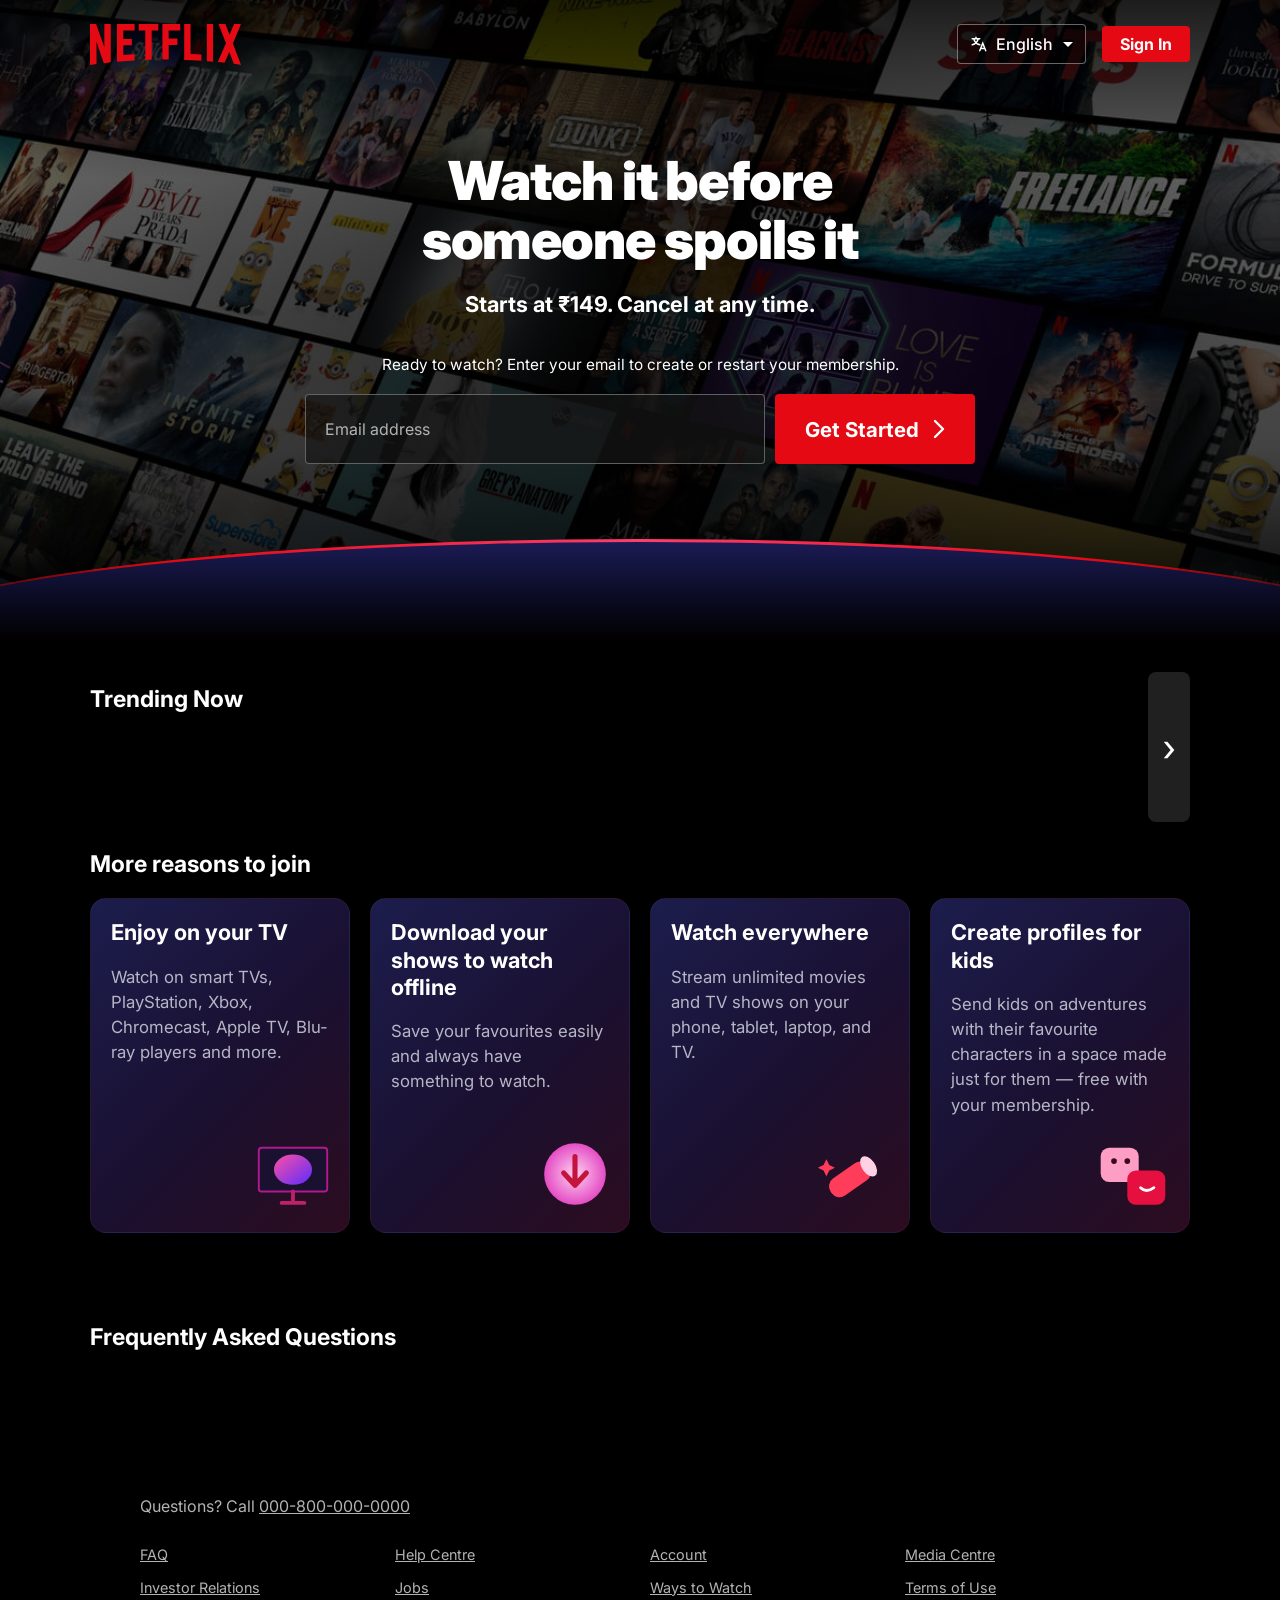
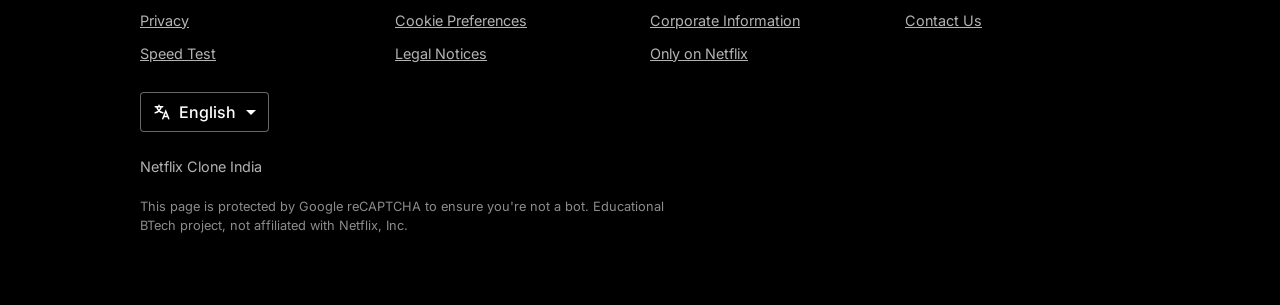
<file: claudenetflix/index.html>
<!DOCTYPE html>
<html lang="en">
<head>
<meta charset="UTF-8">
<meta name="viewport" content="width=device-width, initial-scale=1">
<title>Netflix Clone - Watch TV Shows Online, Watch Movies Online</title>
<link rel="preconnect" href="https://fonts.googleapis.com">
<link href="https://fonts.googleapis.com/css2?family=Bebas+Neue&family=Inter:wght@400;500;700;900&display=swap" rel="stylesheet">
<link rel="stylesheet" href="style.css">
</head>
<body>

<!-- HERO -->
<section class="hero">
  <div class="mosaic" id="mosaic" aria-hidden="true"></div>
  <header class="bar wrap">
    <a href="landing.html" class="logo"><img src="Logo.svg" alt="Netflix"></a>
    <div class="bar-right">
      <div class="lang">
        <svg width="18" height="18" viewBox="0 0 24 24" fill="none" stroke="#fff" stroke-width="2" stroke-linecap="round"><path d="M3 5h10M8 3v2M5 5c1 4 4 7 8 8M11 5c-1 4-4 7-8 8M13 21l4-10 4 10M14.5 18h5"/></svg>
        <select class="langSel" aria-label="Language"><option value="en">English</option><option value="hi">हिन्दी</option></select>
        <span class="caret"></span>
      </div>
      <a href="login.html" class="signbtn" data-i18n="signin">Sign In</a>
    </div>
  </header>

  <div class="hero-in">
    <h1 data-i18n="title">Watch it before someone spoils it</h1>
    <p class="price" data-i18n="price">Starts at ₹149. Cancel at any time.</p>
    <div data-form></div>
    <form class="signup" action="login.html" method="get">
  <p class="prompt">Ready to watch? Enter your email to create or restart your membership.</p>
  <div class="row-f">
    <div class="ef">
      <input type="email" name="email" placeholder=" " autocomplete="email" aria-label="Email address" required>
      <label>Email address</label>
      <p class="ferr" role="alert"></p>
    </div>
    <button class="cta" type="submit"><span>Get Started</span>
      <svg width="12" height="20" viewBox="0 0 12 20" fill="none" stroke="#fff" stroke-width="2.4" stroke-linecap="round" stroke-linejoin="round"><path d="M2 2l8 8-8 8"/></svg></button>
  </div>
</form>
  </div>
  <div class="curve"></div>
</section>

<main>
  <!-- TRENDING -->
  <section class="sec wrap">
    <h2 data-i18n="trending">Trending Now</h2>
    <div class="t-wrap">
      <button class="t-arrow l" id="tPrev" aria-label="Previous" hidden>&#8249;</button>
      <div class="t-track" id="tTrack"></div>
      <button class="t-arrow r" id="tNext" aria-label="Next">&#8250;</button>
    </div>
  </section>

  <!-- REASONS -->
  <section class="sec wrap">
    <h2 data-i18n="reasons">More reasons to join</h2>
    <div class="reasons">
      <article><h3>Enjoy on your TV</h3><p>Watch on smart TVs, PlayStation, Xbox, Chromecast, Apple TV, Blu-ray players and more.</p>
        <svg viewBox="0 0 80 70" width="76"><defs><linearGradient id="g1" x1="0" y1="0" x2="1" y2="1"><stop offset="0" stop-color="#ff4fa3"/><stop offset="1" stop-color="#5b2cff"/></linearGradient></defs><rect x="4" y="4" width="72" height="46" rx="3" fill="#1a1030" stroke="#b01a8f" stroke-width="2"/><ellipse cx="40" cy="27" rx="20" ry="16" fill="url(#g1)"/><path d="M28 62h24M40 50v12" stroke="#c0206a" stroke-width="4" stroke-linecap="round"/></svg></article>
      <article><h3>Download your shows to watch offline</h3><p>Save your favourites easily and always have something to watch.</p>
        <svg viewBox="0 0 70 70" width="72"><defs><radialGradient id="g2"><stop offset="0" stop-color="#ffd1f0"/><stop offset="1" stop-color="#e44cc4"/></radialGradient></defs><circle cx="35" cy="35" r="30" fill="url(#g2)"/><path d="M35 18v26M24 34l11 12 11-12" stroke="#c4143c" stroke-width="5" fill="none" stroke-linecap="round" stroke-linejoin="round"/></svg></article>
      <article><h3>Watch everywhere</h3><p>Stream unlimited movies and TV shows on your phone, tablet, laptop, and TV.</p>
        <svg viewBox="0 0 80 70" width="76"><g transform="rotate(-35 40 35)"><rect x="12" y="24" width="48" height="22" rx="10" fill="#ff3d5a"/><ellipse cx="60" cy="35" rx="7" ry="12" fill="#ffd1e4"/></g><path d="M12 16l3 6 6 3-6 3-3 6-3-6-6-3 6-3z" fill="#ff3d5a"/></svg></article>
      <article><h3>Create profiles for kids</h3><p>Send kids on adventures with their favourite characters in a space made just for them — free with your membership.</p>
        <svg viewBox="0 0 80 70" width="76"><rect x="6" y="4" width="40" height="36" rx="9" fill="#ff9ec4"/><rect x="34" y="28" width="40" height="36" rx="9" fill="#e5103f"/><circle cx="20" cy="18" r="3" fill="#3a0a1a"/><circle cx="34" cy="18" r="3" fill="#3a0a1a"/><path d="M48 46q6 6 14 0" stroke="#fff" stroke-width="3" fill="none" stroke-linecap="round"/></svg></article>
    </div>
  </section>

  <!-- FAQ -->
  <section class="sec wrap">
    <h2 data-i18n="faq">Frequently Asked Questions</h2>
    <div class="faq" id="faq"></div>
    <div class="bottom-cta" data-form></div>
  </section>
</main>

<!-- FOOTER -->
<footer class="foot wrap">
  <p class="call">Questions? Call <a href="tel:0000000000">000-800-000-0000</a></p>
  <ul>
    <li><a href="#">FAQ</a></li><li><a href="#">Help Centre</a></li><li><a href="#">Account</a></li><li><a href="#">Media Centre</a></li>
    <li><a href="#">Investor Relations</a></li><li><a href="#">Jobs</a></li><li><a href="#">Ways to Watch</a></li><li><a href="#">Terms of Use</a></li>
    <li><a href="#">Privacy</a></li><li><a href="#">Cookie Preferences</a></li><li><a href="#">Corporate Information</a></li><li><a href="#">Contact Us</a></li>
    <li><a href="#">Speed Test</a></li><li><a href="#">Legal Notices</a></li><li><a href="#">Only on Netflix</a></li>
  </ul>
  <div class="lang foot-lang">
    <svg width="18" height="18" viewBox="0 0 24 24" fill="none" stroke="#fff" stroke-width="2" stroke-linecap="round"><path d="M3 5h10M8 3v2M5 5c1 4 4 7 8 8M11 5c-1 4-4 7-8 8M13 21l4-10 4 10M14.5 18h5"/></svg>
    <select class="langSel" aria-label="Language"><option value="en">English</option><option value="hi">हिन्दी</option></select>
    <span class="caret"></span>
  </div>
  <p class="country">Netflix Clone India</p>
  <p class="note">This page is protected by Google reCAPTCHA to ensure you're not a bot. Educational BTech project, not affiliated with Netflix, Inc.</p>
</footer>

<!-- Email form, cloned into both [data-form] slots by landing.js -->
<template id="formTpl">
  <form class="signup" novalidate>
    <p class="prompt" data-i18n="prompt">Ready to watch? Enter your email to create or restart your membership.</p>
    <div class="row-f">
      <div class="ef">
        <input type="email" placeholder=" " autocomplete="email" aria-label="Email address">
        <label data-i18n="email">Email address</label>
        <p class="ferr" role="alert"></p>
      </div>
      <button class="cta" type="submit"><span data-i18n="start">Get Started</span>
        <svg width="12" height="20" viewBox="0 0 12 20" fill="none" stroke="#fff" stroke-width="2.4" stroke-linecap="round" stroke-linejoin="round"><path d="M2 2l8 8-8 8"/></svg></button>
    </div>
  </form>
</template>

<script src="landing.js"></script>
</body>
</html>
</file>
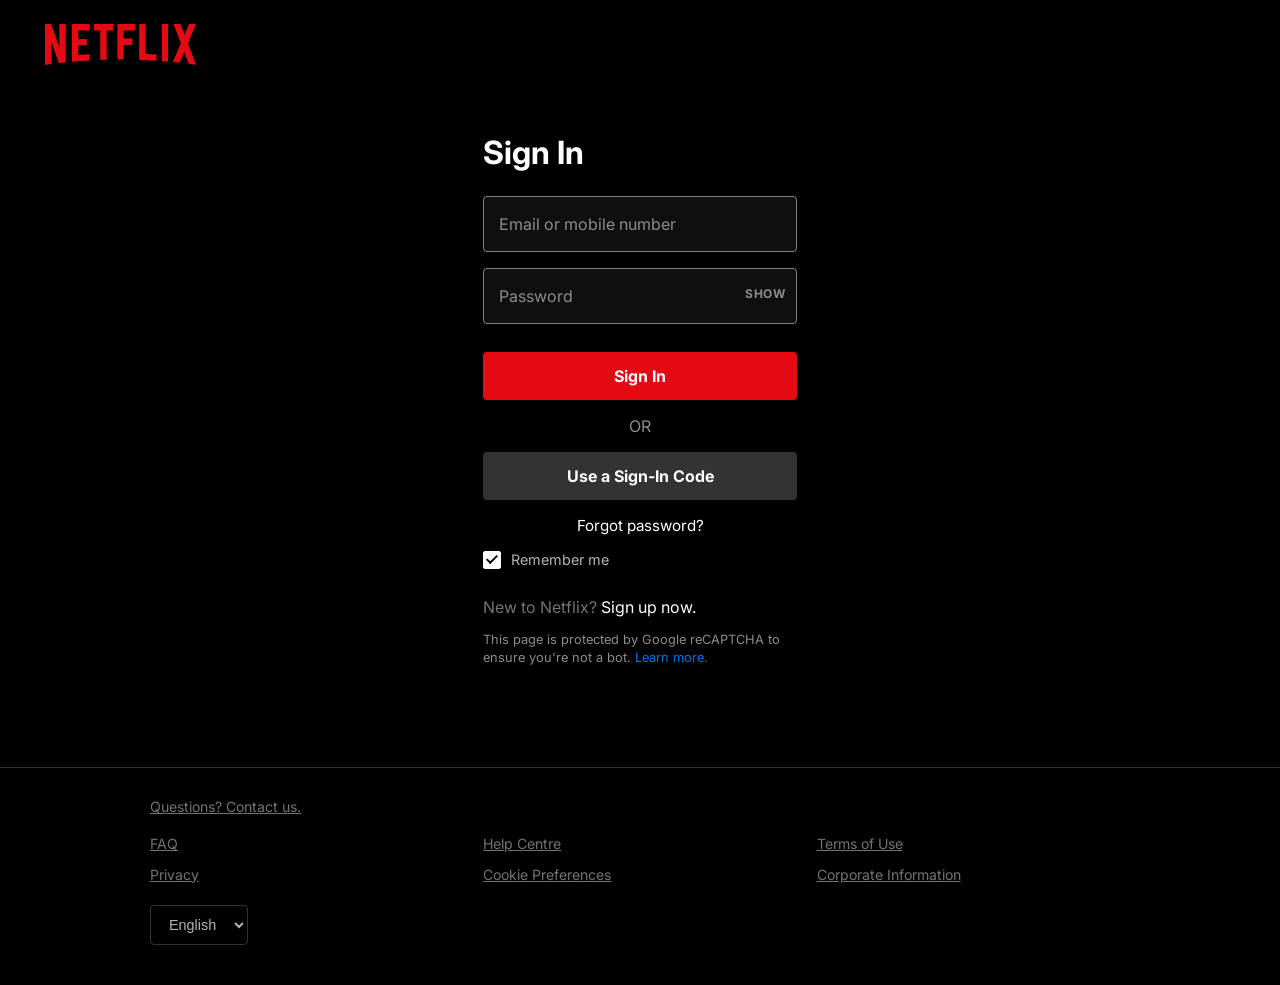
<file: claudenetflix/login.html>
<!DOCTYPE html>
<html lang="en">
<head>
<meta charset="UTF-8">
<meta name="viewport" content="width=device-width, initial-scale=1">
<title>Netflix Clone - Sign In</title>
<link rel="preconnect" href="https://fonts.googleapis.com">
<link href="https://fonts.googleapis.com/css2?family=Bebas+Neue&family=Inter:wght@400;500;700&display=swap" rel="stylesheet">
<link rel="stylesheet" href="login.css">
</head>
<body>

<div class="bg" id="bg" aria-hidden="true"></div>

<header class="top">
  <a href="#" class="logo" data-view="home"><img src="Logo.svg" alt="Netflix"></a>
</header>

<main class="wrap">
  <form class="card" id="form" novalidate>
    <h1 id="title">Sign In</h1>

    <div class="alert" id="alert" role="alert" hidden></div>

    <div class="field" id="emailField">
      <input id="email" type="text" placeholder=" " autocomplete="username">
      <label for="email">Email or mobile number</label>
      <p class="err" id="emailErr"></p>
    </div>

    <div class="field" id="passField">
      <input id="pass" type="password" placeholder=" " autocomplete="current-password">
      <label for="pass">Password</label>
      <button type="button" class="show" id="show">SHOW</button>
      <p class="err" id="passErr"></p>
    </div>

    <button class="signin" id="submit" type="submit">Sign In</button>

    <div class="or">OR</div>
    <button type="button" class="code" id="code">Use a Sign-In Code</button>
    <a class="forgot" href="#" id="forgot">Forgot password?</a>

    <label class="remember">
      <input type="checkbox" id="remember" checked>
      <span class="box"></span>Remember me
    </label>

    <p class="switch"><span id="switchText">New to Netflix?</span> <a href="#" id="switch">Sign up now.</a></p>
    <p class="captcha">This page is protected by Google reCAPTCHA to ensure you're not a bot. <a href="#">Learn more.</a></p>
  </form>
</main>

<footer class="foot">
  <div class="foot-in">
    <a href="#" class="q">Questions? Contact us.</a>
    <ul>
      <li><a href="#">FAQ</a></li><li><a href="#">Help Centre</a></li>
      <li><a href="#">Terms of Use</a></li><li><a href="#">Privacy</a></li>
      <li><a href="#">Cookie Preferences</a></li><li><a href="#">Corporate Information</a></li>
    </ul>
    <select aria-label="Language"><option>English</option><option>हिन्दी</option></select>
  </div>
</footer>

<div class="toast" id="toast" hidden></div>
<script src="login.js"></script>
</body>
</html>
</file>
<file: claudenetflix/style.css>
:root{--red:#e50914;--card:#2d2d2d;--w:min(1530px,86%);--warn:#ffa00a}
*{margin:0;padding:0;box-sizing:border-box}
html{scroll-behavior:smooth}
body{background:#000;color:#fff;font-family:'Inter',Helvetica,Arial,sans-serif;overflow-x:hidden}
a{color:inherit}
button,select{font-family:inherit}
[hidden]{display:none!important}
.wrap{width:var(--w);margin:0 auto}

/* ===== HERO ===== */
.hero{position:relative;min-height:clamp(640px,46vw,900px);display:flex;flex-direction:column;overflow:hidden;background:#000}
.hero::before{content:"";position:absolute;inset:0;z-index:1;background:linear-gradient(180deg,rgba(0,0,0,.85) 0,rgba(0,0,0,.5) 28%,rgba(0,0,0,.65) 70%,#000 100%),radial-gradient(ellipse at center,rgba(0,0,0,.55) 0,transparent 70%)}
.mosaic{position:absolute;inset:0;background:url('background.jpg') center/cover no-repeat;z-index:0}
.tile{aspect-ratio:16/9;border-radius:6px;background:#222 center/cover;display:flex;align-items:flex-end;padding:10px;font-weight:900;font-size:.85rem;color:rgba(255,255,255,.75);overflow:hidden}
.bar{position:relative;z-index:3;display:flex;justify-content:space-between;align-items:center;padding-top:24px}
.logo{font-family:'Bebas Neue',sans-serif;font-size:clamp(2.4rem,4vw,3.6rem);line-height:1;letter-spacing:1px;color:var(--red);text-decoration:none}
.bar-right{display:flex;align-items:center;gap:16px}
.signbtn{background:var(--red);color:#fff;text-decoration:none;font-weight:700;font-size:1rem;padding:8px 18px;border-radius:4px;transition:background .2s}
.signbtn:hover{background:#c11119}

/* language picker (native select, restyled) */
.lang{position:relative;display:flex;align-items:center;background:rgba(0,0,0,.4);border:1px solid rgba(255,255,255,.4);border-radius:4px;padding:0 12px;height:40px;gap:8px}
.lang select{appearance:none;background:transparent;border:0;color:#fff;font-size:1rem;font-weight:500;cursor:pointer;outline:0;padding-right:20px}
.lang select option{color:#000}
.lang:focus-within{outline:2px solid #fff;outline-offset:2px}
.caret{position:absolute;right:12px;top:50%;margin-top:-2px;border:5px solid transparent;border-top-color:#fff;pointer-events:none}

.hero-in{position:relative;z-index:3;flex:1;display:flex;flex-direction:column;align-items:center;justify-content:center;text-align:center;padding:20px 16px 110px}
.hero h1{font-size:clamp(2.2rem,4.2vw,4rem);font-weight:900;line-height:1.1;max-width:15ch;letter-spacing:-.02em}
.price{font-size:clamp(1.1rem,1.7vw,1.5rem);font-weight:700;margin:22px 0 38px}

/* curved red glow at the bottom of the hero */
.curve{position:absolute;z-index:3;left:-10%;right:-10%;bottom:-1px;height:clamp(70px,8vw,120px);border-radius:50% 50% 0 0/100% 100% 0 0;background:linear-gradient(90deg,rgba(229,9,20,0),#e50914 20%,#ff3d6e 50%,#e50914 80%,rgba(229,9,20,0))}
.curve::after{content:"";position:absolute;inset:3px 0 0;border-radius:inherit;background:linear-gradient(180deg,#1b1b55 0,#0b0b24 55%,#000 100%)}

/* ===== EMAIL FORM ===== */
.signup{width:100%;max-width:860px;margin:0 auto}
.prompt{font-size:clamp(.95rem,1.2vw,1.2rem);margin-bottom:20px}
.row-f{display:flex;gap:10px;justify-content:center;align-items:flex-start}
.ef{position:relative;flex:0 1 460px;text-align:left}
.ef input{width:100%;height:70px;padding:26px 20px 8px;background:rgba(22,22,22,.7);border:1px solid rgba(128,128,128,.7);border-radius:4px;color:#fff;font-size:1rem;outline:0;transition:border-color .2s}
.ef input:hover{border-color:#b3b3b3}
.ef input:focus{border-color:#fff;box-shadow:0 0 0 1px #fff}
.ef label{position:absolute;left:20px;top:35px;transform:translateY(-50%);color:#b3b3b3;font-size:1rem;pointer-events:none;transition:all .15s}
.ef input:focus+label,.ef input:not(:placeholder-shown)+label{top:22px;font-size:.75rem}
.signup.bad input{border-color:var(--warn);box-shadow:none}
.ferr{color:var(--warn);font-size:.85rem;margin-top:6px}
.ferr:empty{display:none}
.cta{height:70px;padding:0 30px;background:var(--red);color:#fff;border:0;border-radius:4px;font-size:clamp(1.1rem,1.6vw,1.6rem);font-weight:700;display:flex;align-items:center;gap:14px;cursor:pointer;white-space:nowrap;transition:background .2s}
.cta:hover{background:#c11119}

/* ===== SECTIONS ===== */
.sec{padding:clamp(28px,3.5vw,56px) 0}
.sec h2{font-size:clamp(1.3rem,1.8vw,1.75rem);font-weight:700;margin-bottom:20px}

/* Trending with big outlined numbers */
.t-wrap{position:relative}
.t-track{display:flex;overflow-x:auto;scroll-behavior:smooth;scrollbar-width:none;padding:14px 0}
.t-track::-webkit-scrollbar{display:none}
.t-item{flex:0 0 calc(100% / 5.45);padding:0 clamp(16px,2.8vw,42px) 0 14px;position:relative;cursor:pointer}
.poster{width:100%;aspect-ratio:5/7;border-radius:6px;background:#222 center/cover;display:flex;align-items:flex-start;padding:12px;font-weight:900;font-size:.95rem;line-height:1.2;transition:transform .25s}
.t-item:hover .poster{transform:translateY(-6px) scale(1.04)}
.n{position:absolute;left:-2px;bottom:-12px;font-size:clamp(5rem,8vw,8.5rem);font-weight:900;line-height:1;color:#000;-webkit-text-stroke:3px #fff;letter-spacing:-.06em;pointer-events:none;text-shadow:0 0 18px rgba(0,0,0,.5)}
.t-arrow{position:absolute;top:50%;transform:translateY(-50%);width:42px;height:150px;border:0;border-radius:8px;background:rgba(40,40,40,.8);color:#fff;font-size:2.4rem;cursor:pointer;z-index:3;transition:background .2s}
.t-arrow:hover{background:rgba(70,70,70,.95)}
.t-arrow.l{left:0}.t-arrow.r{right:0}

/* More reasons */
.reasons{display:grid;grid-template-columns:repeat(4,1fr);gap:20px}
.reasons article{position:relative;min-height:335px;padding:20px;border-radius:16px;background:linear-gradient(135deg,#1c1d4d 0,#1a1030 55%,#2c0c1f 100%);border:1px solid rgba(255,255,255,.04);transition:transform .25s}
.reasons article:hover{transform:translateY(-4px)}
.reasons h3{font-size:clamp(1.25rem,1.7vw,1.7rem);line-height:1.25;font-weight:700;margin-bottom:18px}
.reasons p{color:#b6b6c6;font-size:1.05rem;line-height:1.5}
.reasons svg{position:absolute;right:18px;bottom:22px}

/* FAQ accordion */
.faq{display:flex;flex-direction:column;gap:8px;margin-bottom:60px}
.fq{background:var(--card)}
.fq button{width:100%;display:flex;justify-content:space-between;align-items:center;gap:16px;background:none;border:0;color:#fff;text-align:left;font-size:clamp(1.1rem,1.6vw,1.5rem);padding:clamp(20px,2.4vw,34px) clamp(16px,2vw,32px);cursor:pointer;transition:background .2s}
.fq button:hover{background:#414141}
.fq.open button{background:#414141}
.pl{position:relative;flex:none;width:34px;height:34px;transition:transform .3s}
.pl::before,.pl::after{content:"";position:absolute;left:0;top:50%;width:100%;height:2px;margin-top:-1px;background:#fff}
.pl::after{transform:rotate(90deg)}
.fq.open .pl{transform:rotate(45deg)}
.ans{display:grid;grid-template-rows:0fr;transition:grid-template-rows .3s}
.fq.open .ans{grid-template-rows:1fr}
.ans>div{overflow:hidden;min-height:0}
.ans p{padding:clamp(18px,2vw,28px) clamp(16px,2vw,32px);border-top:1px solid #000;font-size:clamp(1rem,1.4vw,1.35rem);line-height:1.6;background:#414141}
.bottom-cta{text-align:center}

/* ===== FOOTER ===== */
.foot{max-width:1000px;padding:20px 0 70px;color:#b3b3b3}
.call{margin-bottom:30px;font-size:1rem}
.foot ul{list-style:none;display:grid;grid-template-columns:repeat(4,1fr);gap:16px 20px;margin-bottom:30px;font-size:.9rem}
.foot li a{color:#b3b3b3}
.foot li a:hover{color:#fff}
.foot-lang{display:inline-flex;margin-bottom:26px}
.country{font-size:.9rem;margin-bottom:22px}
.note{font-size:.8rem;color:#8c8c8c;line-height:1.5;max-width:70ch}

/* ===== RESPONSIVE ===== */
@media(max-width:1000px){.reasons{grid-template-columns:repeat(2,1fr)}.t-item{flex-basis:calc(100%/3.4)}.foot ul{grid-template-columns:repeat(2,1fr)}}
@media(max-width:640px){
  :root{--w:92%}
  .row-f{flex-direction:column;align-items:stretch}
  .ef{flex:none}
  .ef input,.cta{height:56px}
  .ef label{top:28px}
  .cta{justify-content:center;align-self:center;padding:0 28px}
  .reasons{grid-template-columns:1fr}
  .t-item{flex-basis:calc(100%/2.3)}
  .t-arrow{display:none}
  .mosaic{grid-template-columns:repeat(4,1fr)}
}
@media(prefers-reduced-motion:reduce){*{transition:none!important;scroll-behavior:auto!important}}
.logo img{display:block;height:clamp(30px,3.2vw,50px);width:auto}
</file>
<file: claudenetflix/login.css>
:root{--red:#e50914;--warn:#e87c03;--grey:#8c8c8c}
*{margin:0;padding:0;box-sizing:border-box}
body{min-height:100vh;background:#000;color:#fff;font-family:'Inter',Helvetica,Arial,sans-serif;display:flex;flex-direction:column}
a{color:inherit}
button{font-family:inherit;cursor:pointer;border:0}
[hidden]{display:none!important}

/* BACKGROUND: mosaic of tiles under a dark overlay (swap for your own image if you like) */
.bg{position:fixed;inset:0;z-index:-1;display:grid;grid-template-columns:repeat(8,1fr);gap:6px;padding:6px;transform:scale(1.08);opacity:.55;overflow:hidden}
.bg i{border-radius:4px;aspect-ratio:2/3}
.bg::after{content:"";position:fixed;inset:0;background:linear-gradient(0deg,#000 0,rgba(0,0,0,.55) 40%,rgba(0,0,0,.55) 60%,#000 100%)}

/* HEADER */
.top{padding:24px 3.5% 0;position:relative;z-index:2}
.logo{font-family:'Bebas Neue',sans-serif;font-size:clamp(2rem,4vw,3rem);letter-spacing:2px;color:var(--red);text-decoration:none}

/* CARD */
.wrap{flex:1;display:flex;justify-content:center;align-items:flex-start;padding:20px 16px 60px}
.card{width:100%;max-width:450px;background:rgba(0,0,0,.75);border-radius:4px;padding:48px 68px 40px}
.card h1{font-size:2rem;font-weight:700;margin-bottom:24px}

.alert{background:var(--warn);border-radius:4px;padding:14px 18px;font-size:.88rem;line-height:1.4;margin-bottom:16px}

/* FLOATING LABEL FIELDS */
.field{position:relative;margin-bottom:16px}
.field input{width:100%;height:56px;padding:22px 16px 6px;background:rgba(22,22,22,.7);border:1px solid #808080;border-radius:4px;color:#fff;font-size:1rem;outline:0;transition:border-color .2s}
.field input:hover{border-color:#b3b3b3}
.field input:focus{border-color:#fff;box-shadow:0 0 0 1px #fff}
.field label{position:absolute;left:16px;top:50%;transform:translateY(-50%);color:#8c8c8c;font-size:1rem;pointer-events:none;transition:all .15s}
.field input:focus+label,.field input:not(:placeholder-shown)+label{top:17px;font-size:.75rem}
.field.bad input{border-color:var(--warn);box-shadow:none}
.err{color:var(--warn);font-size:.8rem;margin-top:6px;min-height:0}
.err:empty{display:none}
.show{position:absolute;right:12px;top:18px;background:none;color:#8c8c8c;font-size:.75rem;font-weight:700;letter-spacing:.5px}
.show:hover{color:#fff}

/* BUTTONS + LINKS */
.signin{width:100%;height:48px;margin-top:12px;background:var(--red);color:#fff;font-size:1rem;font-weight:700;border-radius:4px;transition:background .2s}
.signin:hover{background:#c11119}
.signin:disabled{opacity:.6;cursor:wait}
.or{text-align:center;color:var(--grey);margin:16px 0}
.code{width:100%;height:48px;background:rgba(128,128,128,.4);color:#fff;font-size:1rem;font-weight:700;border-radius:4px;transition:background .2s}
.code:hover{background:rgba(128,128,128,.3)}
.forgot{display:block;text-align:center;margin:16px 0;font-size:.95rem;text-decoration:none}
.forgot:hover{text-decoration:underline;color:var(--grey)}

.remember{display:flex;align-items:center;gap:10px;font-size:.9rem;color:#b3b3b3;cursor:pointer;user-select:none}
.remember input{position:absolute;opacity:0}
.box{width:18px;height:18px;border:1px solid #737373;border-radius:2px;display:grid;place-items:center;background:#333}
.remember input:checked+.box{background:#fff;border-color:#fff}
.remember input:checked+.box::after{content:"";width:4px;height:9px;border:solid #000;border-width:0 2px 2px 0;transform:rotate(45deg) translate(-1px,-1px)}
.remember input:focus-visible+.box{outline:2px solid #fff;outline-offset:2px}

.switch{margin-top:28px;color:#737373;font-size:1rem}
.switch a{color:#fff;text-decoration:none}
.switch a:hover{text-decoration:underline}
.captcha{margin-top:14px;font-size:.8rem;line-height:1.4;color:#8c8c8c}
.captcha a{color:#0071eb;text-decoration:none}
.captcha a:hover{text-decoration:underline}

/* FOOTER */
.foot{background:rgba(0,0,0,.75);border-top:1px solid #333;padding:30px 3.5% 40px;color:#737373;font-size:.88rem}
.foot-in{max-width:980px;margin:0 auto}
.q{display:inline-block;margin-bottom:20px;text-decoration:underline}
.foot ul{list-style:none;display:grid;grid-template-columns:repeat(3,1fr);gap:14px 20px;margin-bottom:22px}
.foot li a{text-decoration:underline}
.foot select{background:#000;color:#b3b3b3;border:1px solid #333;padding:10px 14px;border-radius:4px;font-size:.9rem}

.toast{position:fixed;bottom:24px;left:50%;transform:translateX(-50%);background:#fff;color:#000;padding:12px 20px;border-radius:4px;font-size:.9rem;z-index:10;box-shadow:0 4px 16px #000}

/* RESPONSIVE: on phones the card loses its box, like the real site */
@media(max-width:740px){
  .bg{display:none}
  .card{background:transparent;padding:20px 4px}
  .foot{background:#000;border-top:1px solid #333}
  .foot ul{grid-template-columns:repeat(2,1fr)}
}
@media(prefers-reduced-motion:reduce){*{transition:none!important}}
.logo img{display:block;height:clamp(30px,3.2vw,50px);width:auto}
</file>
